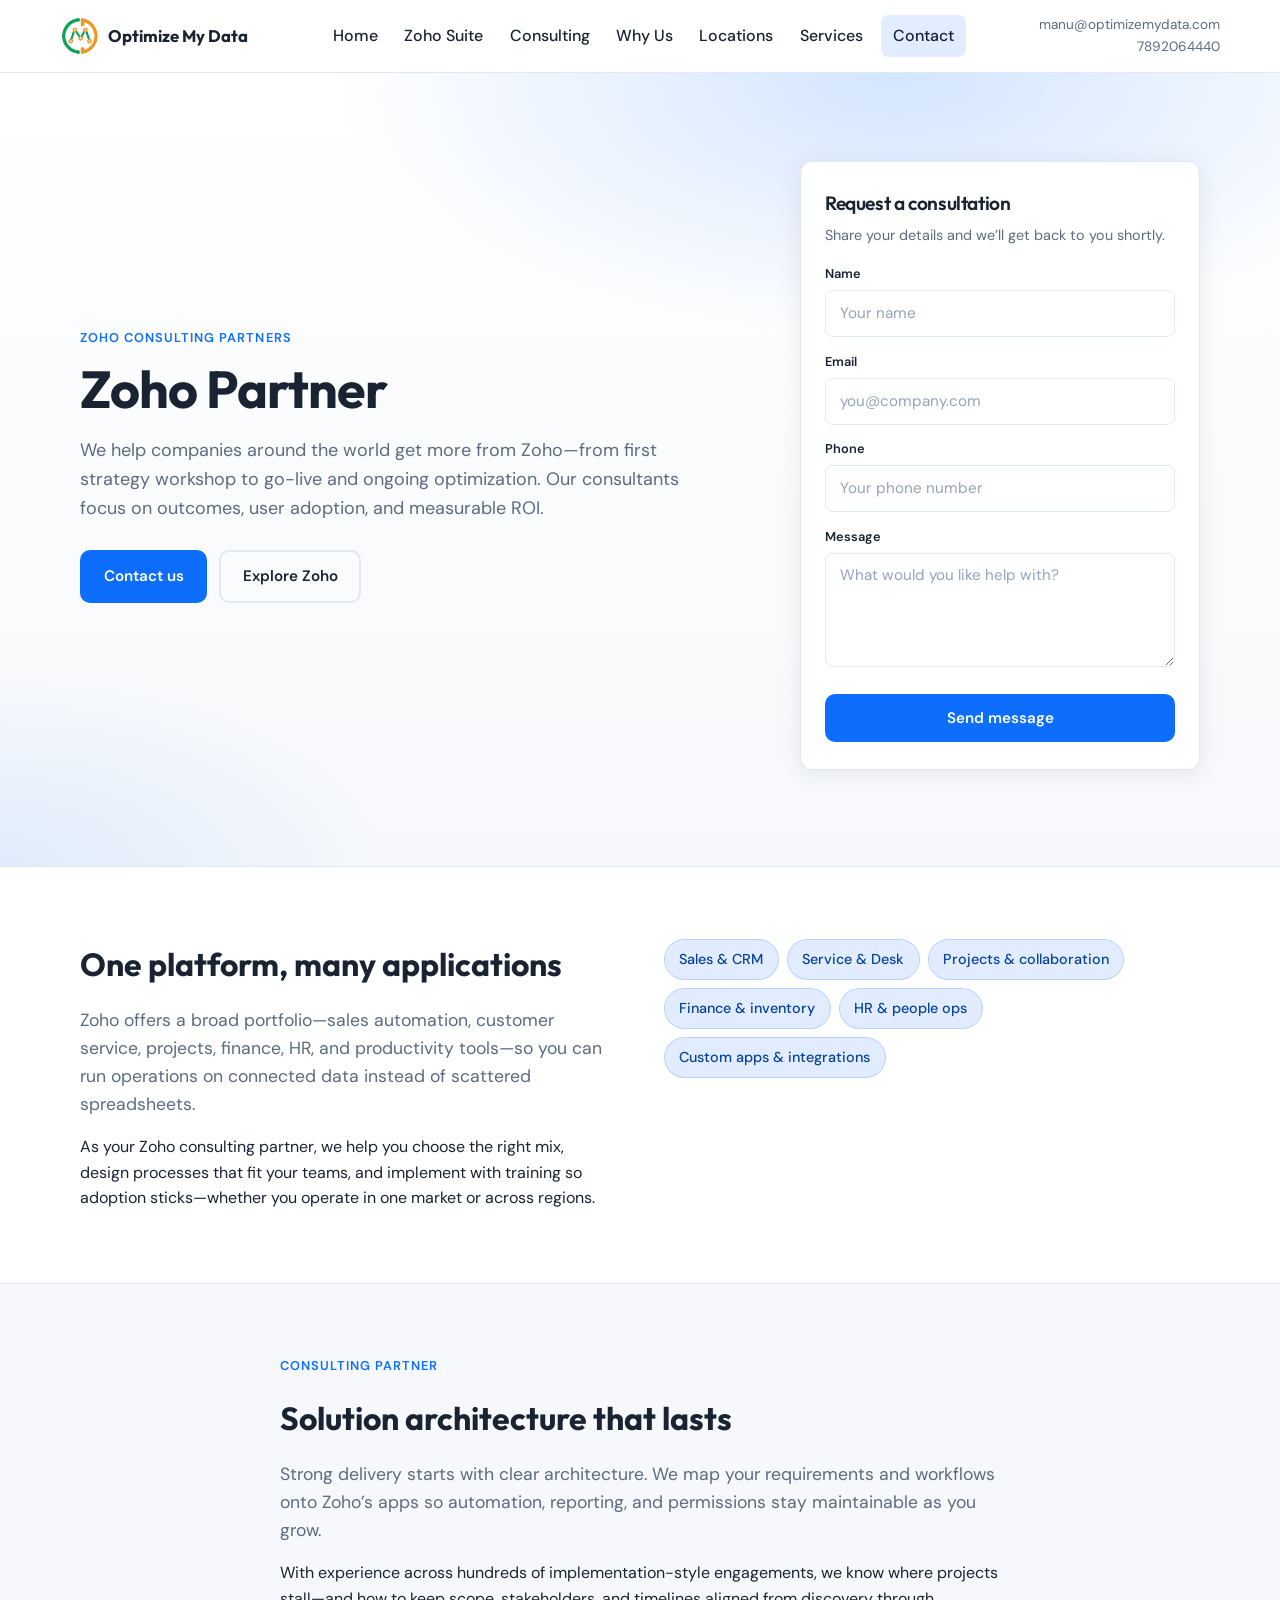
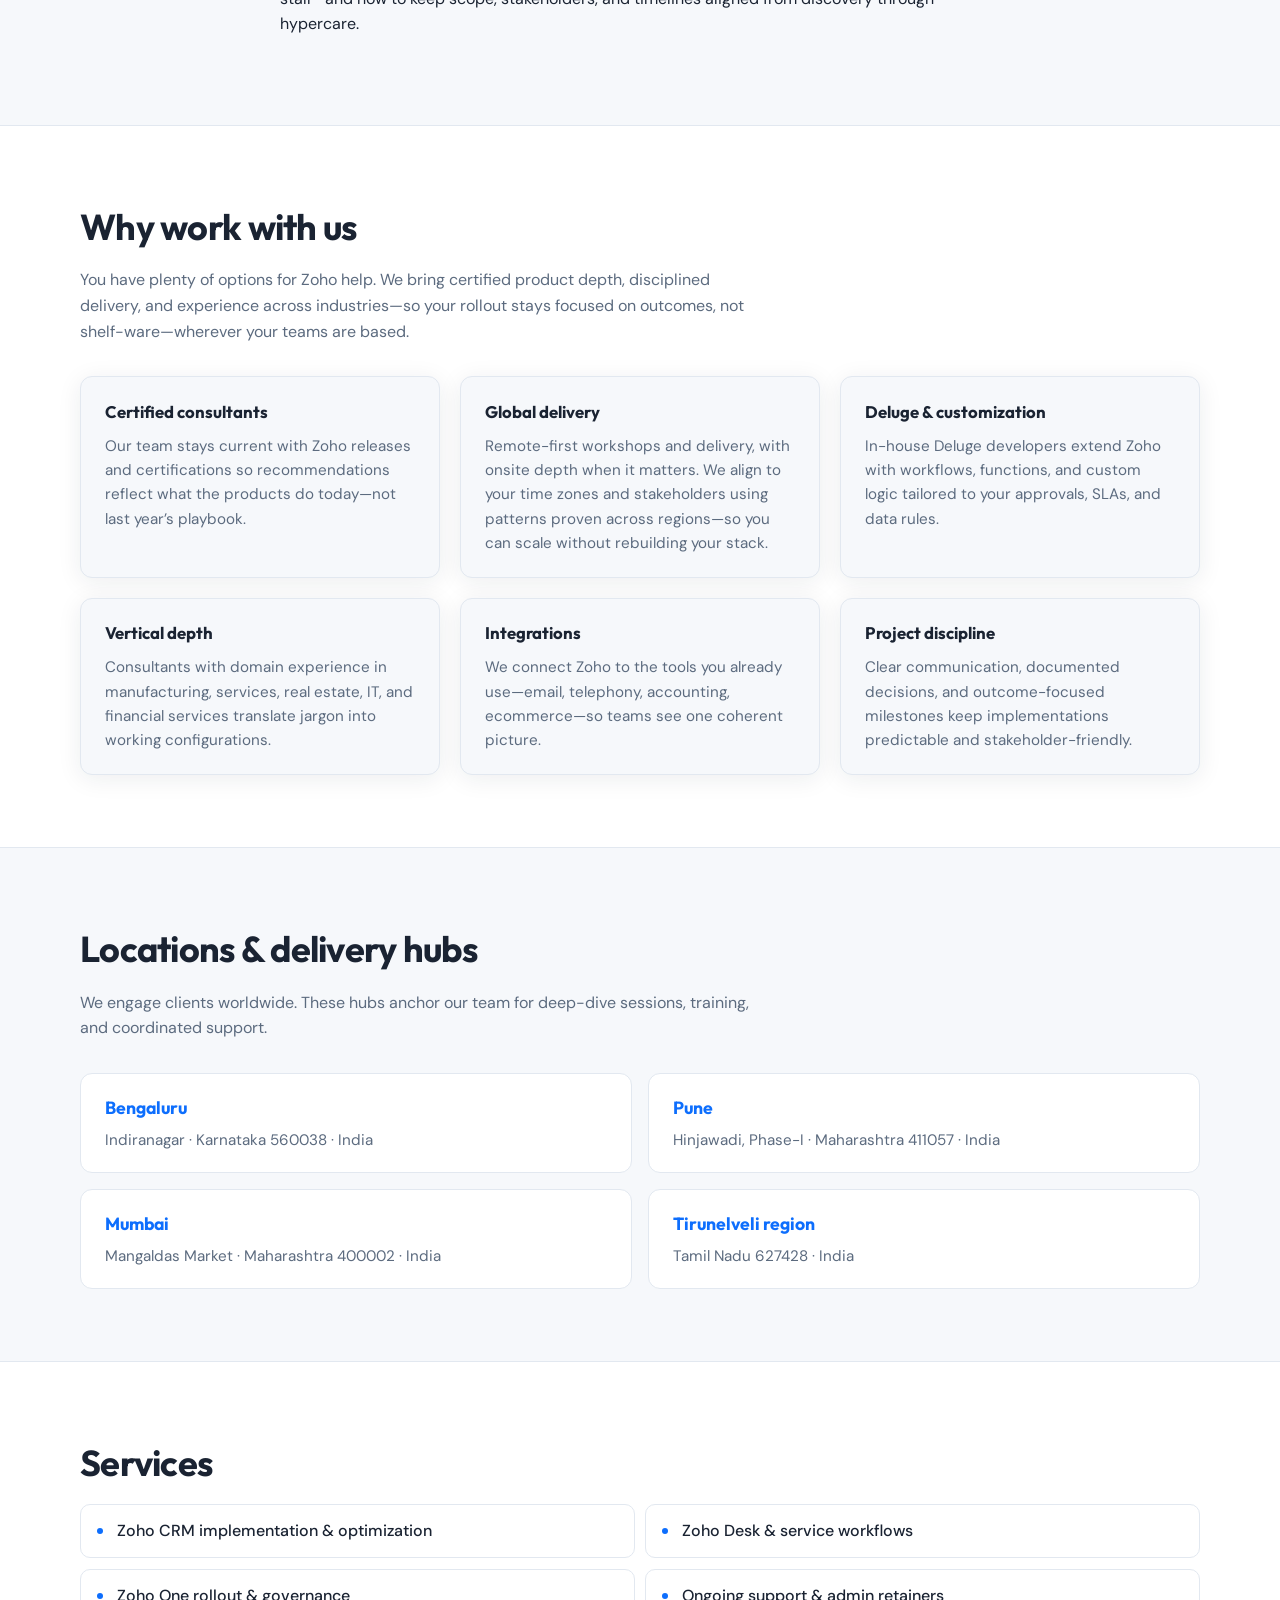
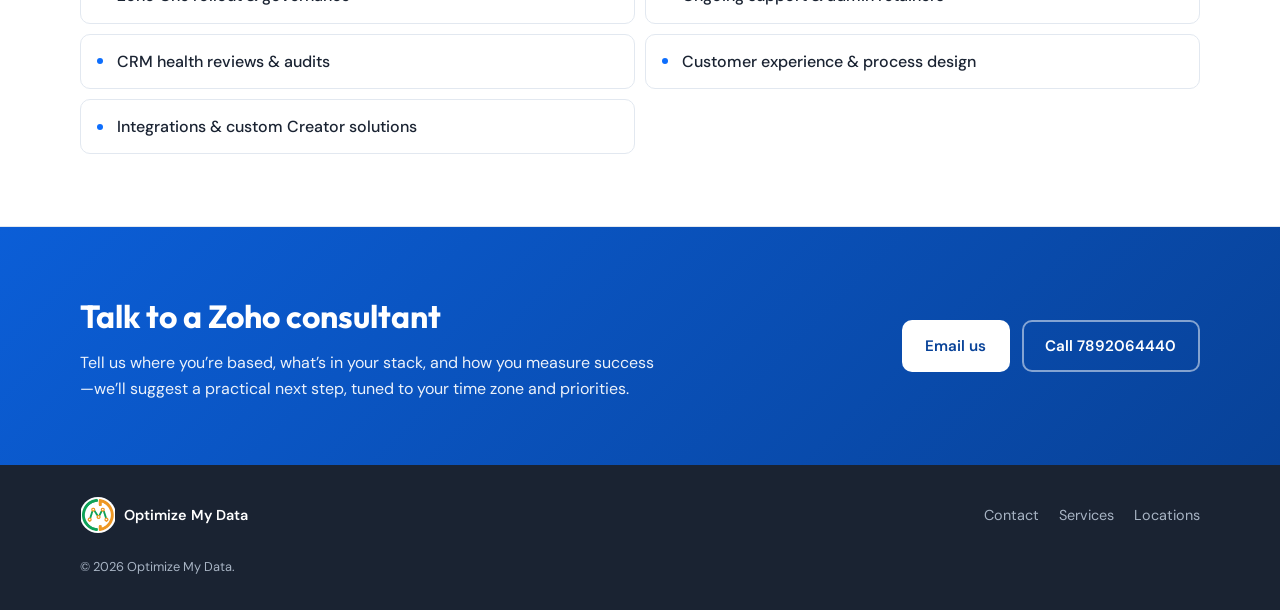
<file: index.html>
<!DOCTYPE html>
<html lang="en">
<head>
  <!-- Google tag (gtag.js) -->
  <script async src="https://www.googletagmanager.com/gtag/js?id=G-74WN2DGVDY"></script>
  <script>
    window.dataLayer = window.dataLayer || [];
    function gtag(){dataLayer.push(arguments);}
    gtag('js', new Date());

    gtag('config', 'G-74WN2DGVDY');
  </script>
  <meta charset="UTF-8" />
  <meta name="viewport" content="width=device-width, initial-scale=1.0" />
  <title>Zoho Partner &amp; Consulting | Optimize My Data</title>
  <meta name="description" content="Zoho consulting for organizations worldwide—from strategy workshops through go-live and ongoing optimization. Zoho CRM, Desk, Zoho One, and integrations, with a focus on adoption and measurable ROI." />
  <meta property="og:type" content="website" />
  <meta property="og:title" content="Zoho Partner &amp; Consulting | Optimize My Data" />
  <meta property="og:description" content="Zoho consulting for organizations worldwide—from strategy workshops through go-live and ongoing optimization. Zoho CRM, Desk, Zoho One, and integrations." />
  <meta name="twitter:card" content="summary_large_image" />
  <meta name="twitter:title" content="Zoho Partner &amp; Consulting | Optimize My Data" />
  <meta name="twitter:description" content="Zoho consulting for organizations worldwide—from strategy through go-live and ongoing optimization." />
  <link rel="icon" href="favicon.png" type="image/png" sizes="any" />
  <link rel="apple-touch-icon" href="favicon.png" />
  <link rel="preconnect" href="https://fonts.googleapis.com" />
  <link rel="preconnect" href="https://fonts.gstatic.com" crossorigin />
  <link href="https://fonts.googleapis.com/css2?family=DM+Sans:ital,opsz,wght@0,9..40,400;0,9..40,500;0,9..40,600;0,9..40,700;1,9..40,400&family=Outfit:wght@500;600;700&display=swap" rel="stylesheet" />
  <link rel="stylesheet" href="styles.css" />
</head>
<body>
  <header class="site-header">
    <div class="header-inner">
      <a href="#" class="logo">
        <img class="logo-mark" src="favicon.png" alt="" width="40" height="40" decoding="async" />
        <span class="logo-text">Optimize My Data</span>
      </a>
      <button type="button" class="nav-toggle" aria-label="Open menu" aria-expanded="false">
        <span></span><span></span><span></span>
      </button>
      <nav class="nav" aria-label="Primary">
        <ul class="nav-list">
          <li><a href="#home">Home</a></li>
          <li><a href="#zoho-suite">Zoho Suite</a></li>
          <li><a href="#consulting">Consulting</a></li>
          <li><a href="#why-us">Why Us</a></li>
          <li><a href="#offices">Locations</a></li>
          <li><a href="#services">Services</a></li>
          <li><a href="#contact" class="nav-cta">Contact</a></li>
        </ul>
      </nav>
      <div class="header-contact">
        <a href="mailto:manu@optimizemydata.com" class="header-email">manu@optimizemydata.com</a>
        <a href="tel:+917892064440" class="header-phone">7892064440</a>
      </div>
    </div>
  </header>

  <main>
    <section id="home" class="hero">
      <div class="hero-bg" aria-hidden="true"></div>
      <div class="container hero-grid">
        <div class="hero-copy">
          <p class="eyebrow">Zoho Consulting Partners</p>
          <h1>Zoho Partner</h1>
          <p class="hero-lead">
            We help companies around the world get more from Zoho—from first strategy workshop to go-live and ongoing optimization. Our consultants focus on outcomes, user adoption, and measurable ROI.
          </p>
          <div class="hero-actions">
            <a href="#contact" class="btn btn-primary">Contact us</a>
            <a href="#zoho-suite" class="btn btn-ghost">Explore Zoho</a>
          </div>
        </div>
        <aside class="hero-form-card" aria-labelledby="lead-form-heading">
          <h2 id="lead-form-heading" class="lead-form-title">Request a consultation</h2>
          <p class="lead-form-hint">Share your details and we’ll get back to you shortly.</p>
          <p class="file-protocol-note" role="status">
            <strong>Preview from a file?</strong> The lead form only works when this site is served over
            <code>http://</code> or <code>https://</code>. In Terminal, run
            <code>./serve.sh</code> in this project folder, then open
            <a href="http://localhost:8080">http://localhost:8080</a>.
          </p>
          <form
            class="lead-form"
            action="https://formsubmit.co/manu@optimizemydata.com"
            method="POST"
            accept-charset="UTF-8"
          >
            <input type="hidden" name="_subject" value="Landing page lead — Optimize My Data" />
            <input type="hidden" name="_url" value="" />
            <input type="hidden" name="_template" value="table" />
            <p class="lead-honey-wrap" aria-hidden="true">
              <label for="lead-honey">Leave this field empty</label>
              <input type="text" name="_honey" id="lead-honey" tabindex="-1" autocomplete="off" />
            </p>
            <div class="lead-field">
              <label for="lead-name">Name</label>
              <input
                id="lead-name"
                name="name"
                type="text"
                required
                autocomplete="name"
                placeholder="Your name"
              />
            </div>
            <div class="lead-field">
              <label for="lead-email">Email</label>
              <input
                id="lead-email"
                name="email"
                type="email"
                required
                autocomplete="email"
                placeholder="you@company.com"
              />
            </div>
            <div class="lead-field">
              <label for="lead-phone">Phone</label>
              <input
                id="lead-phone"
                name="phone"
                type="tel"
                required
                autocomplete="tel"
                placeholder="Your phone number"
              />
            </div>
            <div class="lead-field">
              <label for="lead-message">Message</label>
              <textarea
                id="lead-message"
                name="message"
                rows="4"
                placeholder="What would you like help with?"
              ></textarea>
            </div>
            <button type="submit" class="btn btn-primary btn-block">Send message</button>
          </form>
        </aside>
      </div>
    </section>

    <section id="zoho-suite" class="section section-alt">
      <div class="container">
        <div class="split">
          <div>
            <h2>One platform, many applications</h2>
            <p class="lead">
              Zoho offers a broad portfolio—sales automation, customer service, projects, finance, HR, and productivity tools—so you can run operations on connected data instead of scattered spreadsheets.
            </p>
            <p>
              As your Zoho consulting partner, we help you choose the right mix, design processes that fit your teams, and implement with training so adoption sticks—whether you operate in one market or across regions.
            </p>
          </div>
          <ul class="pill-list">
            <li>Sales &amp; CRM</li>
            <li>Service &amp; Desk</li>
            <li>Projects &amp; collaboration</li>
            <li>Finance &amp; inventory</li>
            <li>HR &amp; people ops</li>
            <li>Custom apps &amp; integrations</li>
          </ul>
        </div>
      </div>
    </section>

    <section id="consulting" class="section">
      <div class="container narrow">
        <p class="eyebrow">Consulting partner</p>
        <h2>Solution architecture that lasts</h2>
        <p class="lead">
          Strong delivery starts with clear architecture. We map your requirements and workflows onto Zoho’s apps so automation, reporting, and permissions stay maintainable as you grow.
        </p>
        <p>
          With experience across hundreds of implementation-style engagements, we know where projects stall—and how to keep scope, stakeholders, and timelines aligned from discovery through hypercare.
        </p>
      </div>
    </section>

    <section id="why-us" class="section section-alt">
      <div class="container">
        <h2 class="section-title">Why work with us</h2>
        <p class="section-intro">
          You have plenty of options for Zoho help. We bring certified product depth, disciplined delivery, and experience across industries—so your rollout stays focused on outcomes, not shelf-ware—wherever your teams are based.
        </p>
        <div class="feature-grid">
          <article class="feature-card">
            <h3>Certified consultants</h3>
            <p>Our team stays current with Zoho releases and certifications so recommendations reflect what the products do today—not last year’s playbook.</p>
          </article>
          <article class="feature-card">
            <h3>Global delivery</h3>
            <p>Remote-first workshops and delivery, with onsite depth when it matters. We align to your time zones and stakeholders using patterns proven across regions—so you can scale without rebuilding your stack.</p>
          </article>
          <article class="feature-card">
            <h3>Deluge &amp; customization</h3>
            <p>In-house Deluge developers extend Zoho with workflows, functions, and custom logic tailored to your approvals, SLAs, and data rules.</p>
          </article>
          <article class="feature-card">
            <h3>Vertical depth</h3>
            <p>Consultants with domain experience in manufacturing, services, real estate, IT, and financial services translate jargon into working configurations.</p>
          </article>
          <article class="feature-card">
            <h3>Integrations</h3>
            <p>We connect Zoho to the tools you already use—email, telephony, accounting, ecommerce—so teams see one coherent picture.</p>
          </article>
          <article class="feature-card">
            <h3>Project discipline</h3>
            <p>Clear communication, documented decisions, and outcome-focused milestones keep implementations predictable and stakeholder-friendly.</p>
          </article>
        </div>
      </div>
    </section>

    <section id="offices" class="section">
      <div class="container">
        <h2 class="section-title">Locations &amp; delivery hubs</h2>
        <p class="section-intro">We engage clients worldwide. These hubs anchor our team for deep-dive sessions, training, and coordinated support.</p>
        <div class="office-grid">
          <article class="office-card">
            <h3>Bengaluru</h3>
            <p>Indiranagar · Karnataka 560038 · India</p>
          </article>
          <article class="office-card">
            <h3>Pune</h3>
            <p>Hinjawadi, Phase-I · Maharashtra 411057 · India</p>
          </article>
          <article class="office-card">
            <h3>Mumbai</h3>
            <p>Mangaldas Market · Maharashtra 400002 · India</p>
          </article>
          <article class="office-card">
            <h3>Tirunelveli region</h3>
            <p>Tamil Nadu 627428 · India</p>
          </article>
        </div>
      </div>
    </section>

    <section id="services" class="section section-alt">
      <div class="container">
        <h2 class="section-title">Services</h2>
        <ul class="services-list">
          <li>Zoho CRM implementation &amp; optimization</li>
          <li>Zoho Desk &amp; service workflows</li>
          <li>Zoho One rollout &amp; governance</li>
          <li>Ongoing support &amp; admin retainers</li>
          <li>CRM health reviews &amp; audits</li>
          <li>Customer experience &amp; process design</li>
          <li>Integrations &amp; custom Creator solutions</li>
        </ul>
      </div>
    </section>

    <section id="contact" class="section cta-section">
      <div class="container cta-inner">
        <div>
          <h2>Talk to a Zoho consultant</h2>
          <p>Tell us where you’re based, what’s in your stack, and how you measure success—we’ll suggest a practical next step, tuned to your time zone and priorities.</p>
        </div>
        <div class="cta-actions">
          <a href="mailto:manu@optimizemydata.com" class="btn btn-primary">Email us</a>
          <a href="tel:+917892064440" class="btn btn-outline">Call 7892064440</a>
        </div>
      </div>
    </section>
  </main>

  <footer class="site-footer">
    <div class="container footer-inner">
      <div class="footer-brand">
        <img class="logo-mark" src="favicon.png" alt="" width="36" height="36" decoding="async" />
        <span>Optimize My Data</span>
      </div>
      <nav class="footer-nav" aria-label="Footer">
        <a href="#contact">Contact</a>
        <a href="#services">Services</a>
        <a href="#offices">Locations</a>
      </nav>
      <p class="footer-copy">&copy; <span id="year"></span> Optimize My Data.</p>
    </div>
  </footer>

  <script src="main.js"></script>
  <script>
        (function() {
            var whatsapp_settings = {
                buttonName: 'Start Chat',
                brandImageUrl: '<span class="wapp-txtImg">O</span>',
                brandName: 'Optimize My Data ',
                brandStatusText: 'Typically replies within a day',
                buttonSize: 'medium',
                buttonPosition: 'bottom-right',
                phoneNumber: '9187497691',
                welcomeMessage: 'Welcome  to OMD !',
                prefillMessages: 'I am looking for :',
                replyOptions: 'Zoho Products ,Website and Digital Marketing '
            };
            var script = document.createElement('script');
            script.src = 'https://oweb.zohowebstatic.com/sites/oweb/js/r/whatsapp-widget-generator.js';
            script.async = true;
            script.onload = function() {
                if (typeof widget_whatsappButton === 'function') {
                    widget_whatsappButton(whatsapp_settings);
                } else {
                    console.error('WhatsApp Widget function could not be found after script load.');
                }
            };
            document.body.appendChild(script);
        })();
        </script>
</body>
</html>
</file>
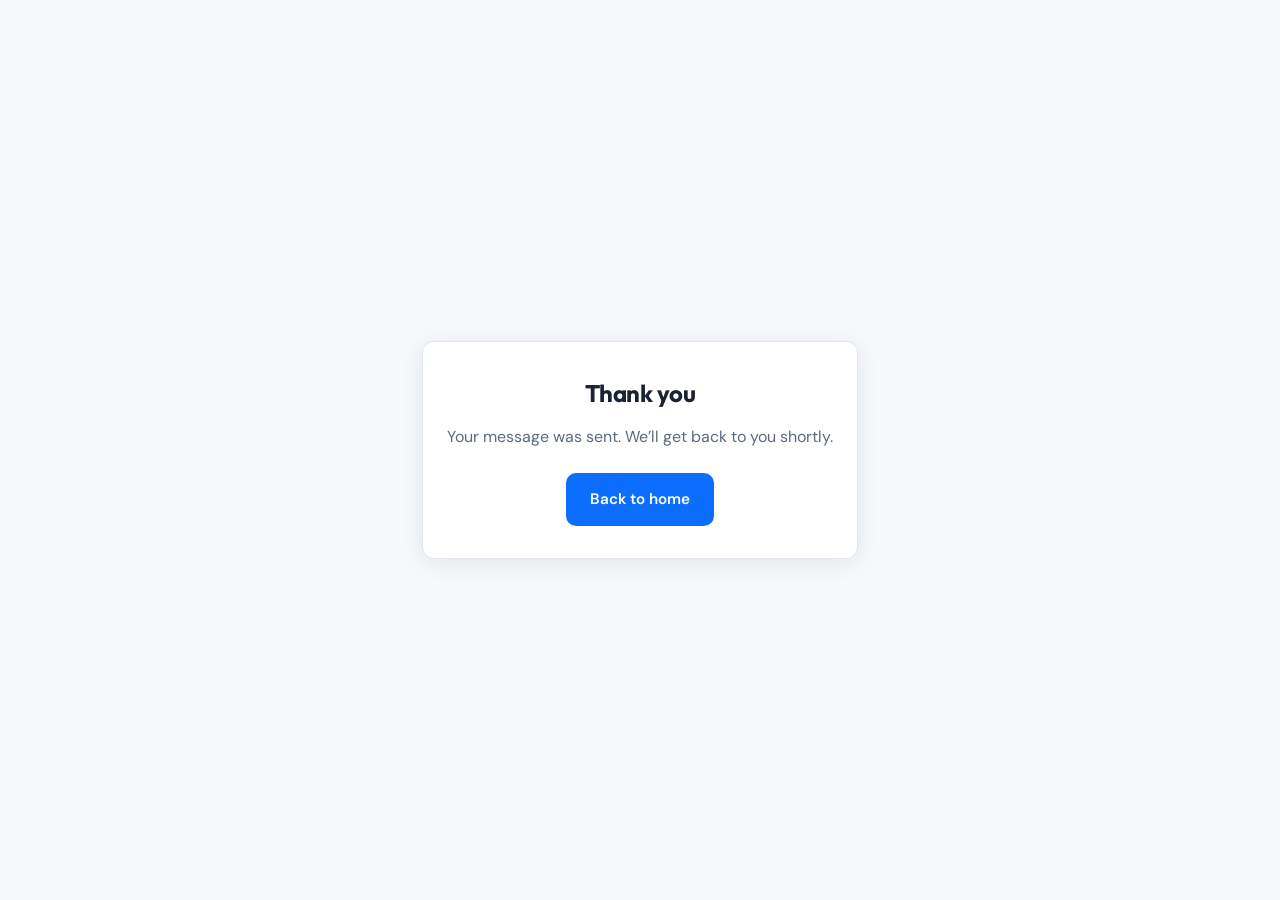
<file: thank-you.html>
<!DOCTYPE html>
<html lang="en">
<head>
  <!-- Google tag (gtag.js) -->
  <script async src="https://www.googletagmanager.com/gtag/js?id=G-74WN2DGVDY"></script>
  <script>
    window.dataLayer = window.dataLayer || [];
    function gtag(){dataLayer.push(arguments);}
    gtag('js', new Date());

    gtag('config', 'G-74WN2DGVDY');

    // Google Ads lead conversion (fires on thank-you page load).
    gtag('config', 'AW-399659101');
    gtag('event', 'conversion', {
        'send_to': 'AW-399659101/JveiCK2Av50cEN2gyb4B',
        'value': 1.0,
        'currency': 'INR'
    });
  </script>
  <meta charset="UTF-8" />
  <meta name="viewport" content="width=device-width, initial-scale=1.0" />
  <title>Thank you | Optimize My Data</title>
  <meta name="robots" content="noindex" />
  <link rel="icon" href="favicon.png" type="image/png" sizes="any" />
  <link rel="preconnect" href="https://fonts.googleapis.com" />
  <link rel="preconnect" href="https://fonts.gstatic.com" crossorigin />
  <link href="https://fonts.googleapis.com/css2?family=DM+Sans:ital,opsz,wght@0,9..40,400;0,9..40,600;0,9..40,700&family=Outfit:wght@600;700&display=swap" rel="stylesheet" />
  <link rel="stylesheet" href="styles.css" />
  <style>
    .thanks-page {
      min-height: 100vh;
      display: flex;
      flex-direction: column;
      align-items: center;
      justify-content: center;
      padding: 2rem 1rem;
      text-align: center;
      background: var(--color-bg);
    }
    .thanks-card {
      max-width: 28rem;
      background: var(--color-surface);
      border: 1px solid var(--color-border);
      border-radius: var(--radius);
      box-shadow: var(--shadow);
      padding: 2rem 1.5rem;
    }
    .thanks-card h1 {
      font-family: var(--font-display);
      font-size: 1.5rem;
      margin: 0 0 0.75rem;
      letter-spacing: -0.02em;
    }
    .thanks-card p {
      margin: 0 0 1.5rem;
      color: var(--color-muted);
      line-height: 1.55;
    }
  </style>
</head>
<body>
  <div class="thanks-page">
    <div class="thanks-card">
      <h1>Thank you</h1>
      <p>Your message was sent. We’ll get back to you shortly.</p>
      <a href="index.html" class="btn btn-primary">Back to home</a>
    </div>
  </div>
</body>
</html>
</file>
<file: styles.css>
/* Zoho partner landing — layout & theme */
:root {
  --color-bg: #f6f8fb;
  --color-surface: #ffffff;
  --color-text: #1a2332;
  --color-muted: #5c6b7f;
  --color-accent: #0d6efd;
  --color-accent-dark: #084298;
  --color-accent-soft: rgba(13, 110, 253, 0.12);
  --color-border: #e2e8f0;
  --font-sans: "DM Sans", system-ui, sans-serif;
  --font-display: "Outfit", var(--font-sans);
  --radius: 12px;
  --shadow: 0 4px 24px rgba(26, 35, 50, 0.08);
  --header-h: 72px;
}

*,
*::before,
*::after {
  box-sizing: border-box;
}

html {
  scroll-behavior: smooth;
}

body {
  margin: 0;
  font-family: var(--font-sans);
  font-size: 1rem;
  line-height: 1.6;
  color: var(--color-text);
  background: var(--color-bg);
}

img {
  max-width: 100%;
  height: auto;
}

a {
  color: var(--color-accent);
  text-decoration: none;
}

a:hover {
  text-decoration: underline;
}

.container {
  width: min(1120px, 100% - 2rem);
  margin-inline: auto;
}

.container.narrow {
  width: min(720px, 100% - 2rem);
}

/* Header */
.site-header {
  position: sticky;
  top: 0;
  z-index: 100;
  background: rgba(255, 255, 255, 0.92);
  backdrop-filter: blur(10px);
  border-bottom: 1px solid var(--color-border);
}

.header-inner {
  display: flex;
  align-items: center;
  justify-content: space-between;
  gap: 1rem;
  max-width: 1200px;
  margin: 0 auto;
  padding: 0.75rem 1.25rem;
  min-height: var(--header-h);
  flex-wrap: wrap;
}

.logo {
  display: flex;
  align-items: center;
  gap: 0.5rem;
  text-decoration: none;
  color: var(--color-text);
  font-weight: 700;
}

.logo:hover {
  text-decoration: none;
}

.logo-mark {
  display: block;
  width: 40px;
  height: 40px;
  object-fit: contain;
  flex-shrink: 0;
  border-radius: 50%;
}

.logo-text {
  font-family: var(--font-display);
  font-size: 1.05rem;
}

.header-contact {
  display: none;
  flex-direction: column;
  align-items: flex-end;
  gap: 0;
  font-size: 0.85rem;
}

.header-contact a {
  color: var(--color-muted);
  text-decoration: none;
}

.header-contact a:hover {
  color: var(--color-accent);
}

.nav-toggle {
  display: flex;
  flex-direction: column;
  justify-content: center;
  gap: 5px;
  width: 44px;
  height: 44px;
  padding: 0;
  border: none;
  background: transparent;
  cursor: pointer;
}

.nav-toggle span {
  display: block;
  height: 2px;
  background: var(--color-text);
  border-radius: 1px;
  transition: transform 0.2s, opacity 0.2s;
}

.nav-toggle[aria-expanded="true"] span:nth-child(1) {
  transform: translateY(7px) rotate(45deg);
}

.nav-toggle[aria-expanded="true"] span:nth-child(2) {
  opacity: 0;
}

.nav-toggle[aria-expanded="true"] span:nth-child(3) {
  transform: translateY(-7px) rotate(-45deg);
}

.nav {
  width: 100%;
  order: 10;
  max-height: 0;
  overflow: hidden;
  transition: max-height 0.35s ease;
}

.nav.is-open {
  max-height: 400px;
}

.nav-list {
  list-style: none;
  margin: 0;
  padding: 1rem 0 0;
  display: flex;
  flex-direction: column;
  gap: 0.25rem;
}

.nav-list a {
  display: block;
  padding: 0.6rem 0;
  color: var(--color-text);
  font-weight: 500;
  text-decoration: none;
  border-radius: 8px;
}

.nav-list a:hover {
  color: var(--color-accent);
  text-decoration: none;
}

.nav-cta {
  background: var(--color-accent-soft);
  padding-inline: 0.75rem !important;
  margin-top: 0.25rem;
}

@media (min-width: 900px) {
  .nav-toggle {
    display: none;
  }

  .header-contact {
    display: flex;
  }

  .nav {
    width: auto;
    order: 0;
    max-height: none !important;
    overflow: visible;
  }

  .nav-list {
    flex-direction: row;
    align-items: center;
    gap: 0.15rem;
    padding: 0;
  }

  .nav-list a {
    padding: 0.5rem 0.75rem;
  }

  .nav-cta {
    margin-top: 0;
    margin-left: 0.25rem;
  }
}

/* Hero */
.hero {
  position: relative;
  padding: clamp(3rem, 8vw, 5.5rem) 0 clamp(4rem, 10vw, 6rem);
  overflow: hidden;
}

.hero-bg {
  position: absolute;
  inset: 0;
  background:
    radial-gradient(ellipse 80% 60% at 70% 0%, rgba(13, 110, 253, 0.18), transparent 55%),
    radial-gradient(ellipse 60% 50% at 0% 100%, rgba(61, 139, 253, 0.12), transparent 50%),
    linear-gradient(180deg, #fff 0%, var(--color-bg) 100%);
  pointer-events: none;
}

.hero-grid {
  position: relative;
  display: grid;
  gap: 2rem;
  align-items: start;
}

@media (min-width: 960px) {
  .hero-grid {
    grid-template-columns: 1fr minmax(280px, 400px);
    gap: clamp(2rem, 4vw, 3.5rem);
    align-items: center;
  }
}

.hero-copy {
  min-width: 0;
}

.hero-form-card {
  position: relative;
  background: var(--color-surface);
  border: 1px solid var(--color-border);
  border-radius: var(--radius);
  box-shadow: var(--shadow);
  padding: 1.5rem 1.35rem;
}

@media (min-width: 960px) {
  .hero-form-card {
    padding: 1.65rem 1.5rem;
  }
}

.lead-form-title {
  font-family: var(--font-display);
  font-size: 1.2rem;
  font-weight: 600;
  margin: 0 0 0.35rem;
  letter-spacing: -0.02em;
}

.lead-form-hint {
  margin: 0 0 1.15rem;
  font-size: 0.9rem;
  color: var(--color-muted);
  line-height: 1.45;
}

.file-protocol-note {
  display: none;
  margin: 0 0 1rem;
  padding: 0.75rem 0.85rem;
  font-size: 0.82rem;
  line-height: 1.45;
  color: var(--color-text);
  background: #fff8e6;
  border: 1px solid #f5d78e;
  border-radius: 8px;
}

.file-protocol-note code {
  font-size: 0.78rem;
  padding: 0.1em 0.35em;
  background: rgba(0, 0, 0, 0.06);
  border-radius: 4px;
}

.file-protocol-note a {
  font-weight: 600;
  white-space: nowrap;
}

html.is-file-protocol .file-protocol-note {
  display: block;
}

/* Zoho WhatsApp widget (force bottom-right) */
.wapp-widgetGrp {
  right: 15px !important;
  left: auto !important;
  bottom: 15px !important;
  z-index: 9999999 !important;
}

.wapp-widgetGrp .wapp-float-btn.bottom-right {
  align-items: flex-end !important;
}

@media (max-width: 450px) {
  .wapp-widgetGrp {
    width: auto !important;
    right: 12px !important;
    left: auto !important;
    bottom: 12px !important;
  }
}

.lead-form .lead-field {
  margin-bottom: 0.9rem;
}

.lead-form label {
  display: block;
  font-size: 0.8rem;
  font-weight: 600;
  margin-bottom: 0.35rem;
  color: var(--color-text);
}

.lead-form input,
.lead-form textarea {
  width: 100%;
  padding: 0.65rem 0.85rem;
  border: 1px solid var(--color-border);
  border-radius: 8px;
  font: inherit;
  font-size: 0.95rem;
  color: var(--color-text);
  background: #fff;
  transition: border-color 0.15s, box-shadow 0.15s;
}

.lead-form input::placeholder,
.lead-form textarea::placeholder {
  color: #94a3b8;
}

.lead-form input:focus,
.lead-form textarea:focus {
  outline: none;
  border-color: var(--color-accent);
  box-shadow: 0 0 0 3px var(--color-accent-soft);
}

.lead-form textarea {
  min-height: 5.5rem;
  resize: vertical;
  line-height: 1.5;
}

.lead-form .btn-block {
  width: 100%;
  margin-top: 0.35rem;
}

.lead-honey-wrap {
  position: absolute;
  width: 1px;
  height: 1px;
  padding: 0;
  margin: -1px;
  overflow: hidden;
  clip: rect(0, 0, 0, 0);
  white-space: nowrap;
  border: 0;
}

.eyebrow {
  font-size: 0.8rem;
  font-weight: 600;
  letter-spacing: 0.08em;
  text-transform: uppercase;
  color: var(--color-accent);
  margin: 0 0 0.75rem;
}

.hero h1 {
  font-family: var(--font-display);
  font-size: clamp(2.25rem, 5vw, 3.25rem);
  font-weight: 700;
  line-height: 1.15;
  margin: 0 0 1rem;
  letter-spacing: -0.02em;
}

.hero h1 .accent {
  color: var(--color-accent);
}

.hero-lead {
  font-size: 1.125rem;
  color: var(--color-muted);
  max-width: 36em;
  margin: 0 0 1.75rem;
}

.hero-actions {
  display: flex;
  flex-wrap: wrap;
  gap: 0.75rem;
}

.btn {
  display: inline-flex;
  align-items: center;
  justify-content: center;
  padding: 0.75rem 1.35rem;
  font-family: inherit;
  font-size: 0.95rem;
  font-weight: 600;
  border-radius: 10px;
  border: 2px solid transparent;
  cursor: pointer;
  text-decoration: none;
  transition: background 0.2s, color 0.2s, border-color 0.2s, transform 0.15s;
}

.btn:hover {
  text-decoration: none;
  transform: translateY(-1px);
}

.btn-primary {
  background: var(--color-accent);
  color: #fff;
}

.btn-primary:hover {
  background: var(--color-accent-dark);
  color: #fff;
}

.btn-ghost {
  background: transparent;
  color: var(--color-text);
  border-color: var(--color-border);
}

.btn-ghost:hover {
  border-color: var(--color-accent);
  color: var(--color-accent);
}

.btn-outline {
  background: transparent;
  color: #fff;
  border-color: rgba(255, 255, 255, 0.5);
}

.btn-outline:hover {
  background: rgba(255, 255, 255, 0.1);
  border-color: #fff;
  color: #fff;
}

/* Sections */
.section {
  padding: clamp(3rem, 6vw, 4.5rem) 0;
}

.section-alt {
  background: var(--color-surface);
  border-block: 1px solid var(--color-border);
}

.section-title {
  font-family: var(--font-display);
  font-size: clamp(1.75rem, 3vw, 2.25rem);
  margin: 0 0 0.75rem;
  letter-spacing: -0.02em;
}

.section-intro {
  color: var(--color-muted);
  max-width: 42em;
  margin: 0 0 2rem;
}

.lead {
  font-size: 1.1rem;
  color: var(--color-muted);
  margin: 0 0 1rem;
}

.split {
  display: grid;
  gap: 2rem;
  align-items: start;
}

@media (min-width: 768px) {
  .split {
    grid-template-columns: 1fr 1fr;
    gap: 3rem;
  }
}

.split h2 {
  font-family: var(--font-display);
  font-size: clamp(1.5rem, 2.5vw, 2rem);
  margin: 0 0 1rem;
}

.split p {
  margin: 0 0 1rem;
}

.split p:last-child {
  margin-bottom: 0;
}

.pill-list {
  list-style: none;
  margin: 0;
  padding: 0;
  display: flex;
  flex-wrap: wrap;
  gap: 0.5rem;
}

.pill-list li {
  padding: 0.5rem 0.9rem;
  background: var(--color-accent-soft);
  color: var(--color-accent-dark);
  font-size: 0.9rem;
  font-weight: 500;
  border-radius: 999px;
  border: 1px solid rgba(13, 110, 253, 0.2);
}

.narrow h2 {
  font-family: var(--font-display);
  font-size: clamp(1.5rem, 2.5vw, 2rem);
  margin: 0 0 1rem;
}

.narrow p {
  margin: 0 0 1rem;
}

/* Feature grid */
.feature-grid {
  display: grid;
  gap: 1.25rem;
}

@media (min-width: 600px) {
  .feature-grid {
    grid-template-columns: repeat(2, 1fr);
  }
}

@media (min-width: 900px) {
  .feature-grid {
    grid-template-columns: repeat(3, 1fr);
  }
}

.feature-card {
  background: var(--color-bg);
  padding: 1.35rem 1.5rem;
  border-radius: var(--radius);
  border: 1px solid var(--color-border);
  box-shadow: var(--shadow);
}

.feature-card h3 {
  font-family: var(--font-display);
  font-size: 1.05rem;
  margin: 0 0 0.5rem;
}

.feature-card p {
  margin: 0;
  font-size: 0.95rem;
  color: var(--color-muted);
}

/* Offices */
.office-grid {
  display: grid;
  gap: 1rem;
}

@media (min-width: 600px) {
  .office-grid {
    grid-template-columns: repeat(2, 1fr);
  }
}

.office-card {
  background: var(--color-surface);
  padding: 1.25rem 1.5rem;
  border-radius: var(--radius);
  border: 1px solid var(--color-border);
}

.office-card h3 {
  font-family: var(--font-display);
  font-size: 1.1rem;
  margin: 0 0 0.35rem;
  color: var(--color-accent);
}

.office-card p {
  margin: 0;
  font-size: 0.95rem;
  color: var(--color-muted);
}

/* Services */
.services-list {
  list-style: none;
  margin: 0;
  padding: 0;
  display: grid;
  gap: 0.65rem;
}

@media (min-width: 560px) {
  .services-list {
    grid-template-columns: repeat(2, 1fr);
  }
}

.services-list li {
  position: relative;
  padding: 0.85rem 1rem 0.85rem 2.25rem;
  background: var(--color-surface);
  border: 1px solid var(--color-border);
  border-radius: 10px;
  font-weight: 500;
}

.services-list li::before {
  content: "";
  position: absolute;
  left: 1rem;
  top: 50%;
  transform: translateY(-50%);
  width: 6px;
  height: 6px;
  background: var(--color-accent);
  border-radius: 50%;
}

/* CTA */
.cta-section {
  background: linear-gradient(135deg, #0b5ed7 0%, #084298 100%);
  color: #fff;
  padding: clamp(3rem, 6vw, 4rem) 0;
}

.cta-section h2 {
  font-family: var(--font-display);
  font-size: clamp(1.5rem, 3vw, 2rem);
  margin: 0 0 0.5rem;
}

.cta-section p {
  margin: 0;
  opacity: 0.92;
  max-width: 36em;
}

.cta-inner {
  display: flex;
  flex-direction: column;
  gap: 1.5rem;
  align-items: flex-start;
}

@media (min-width: 700px) {
  .cta-inner {
    flex-direction: row;
    align-items: center;
    justify-content: space-between;
  }
}

.cta-actions {
  display: flex;
  flex-wrap: wrap;
  gap: 0.75rem;
}

.cta-section .btn-primary {
  background: #fff;
  color: var(--color-accent-dark);
}

.cta-section .btn-primary:hover {
  background: #f0f4ff;
}

/* Footer */
.site-footer {
  background: var(--color-text);
  color: #a8b4c4;
  padding: 2rem 0;
  font-size: 0.9rem;
}

.footer-inner {
  display: flex;
  flex-direction: column;
  gap: 1rem;
  align-items: flex-start;
}

.footer-brand {
  display: flex;
  align-items: center;
  gap: 0.5rem;
  color: #fff;
  font-weight: 600;
}

.footer-brand .logo-mark {
  width: 36px;
  height: 36px;
}

.footer-nav {
  display: flex;
  gap: 1.25rem;
}

.footer-nav a {
  color: #a8b4c4;
  text-decoration: none;
}

.footer-nav a:hover {
  color: #fff;
}

.footer-copy {
  margin: 0;
  font-size: 0.8rem;
  max-width: 100%;
}

@media (min-width: 600px) {
  .footer-inner {
    flex-direction: row;
    flex-wrap: wrap;
    align-items: center;
    justify-content: space-between;
  }

  .footer-copy {
    width: 100%;
    margin-top: 0.5rem;
  }
}
</file>
